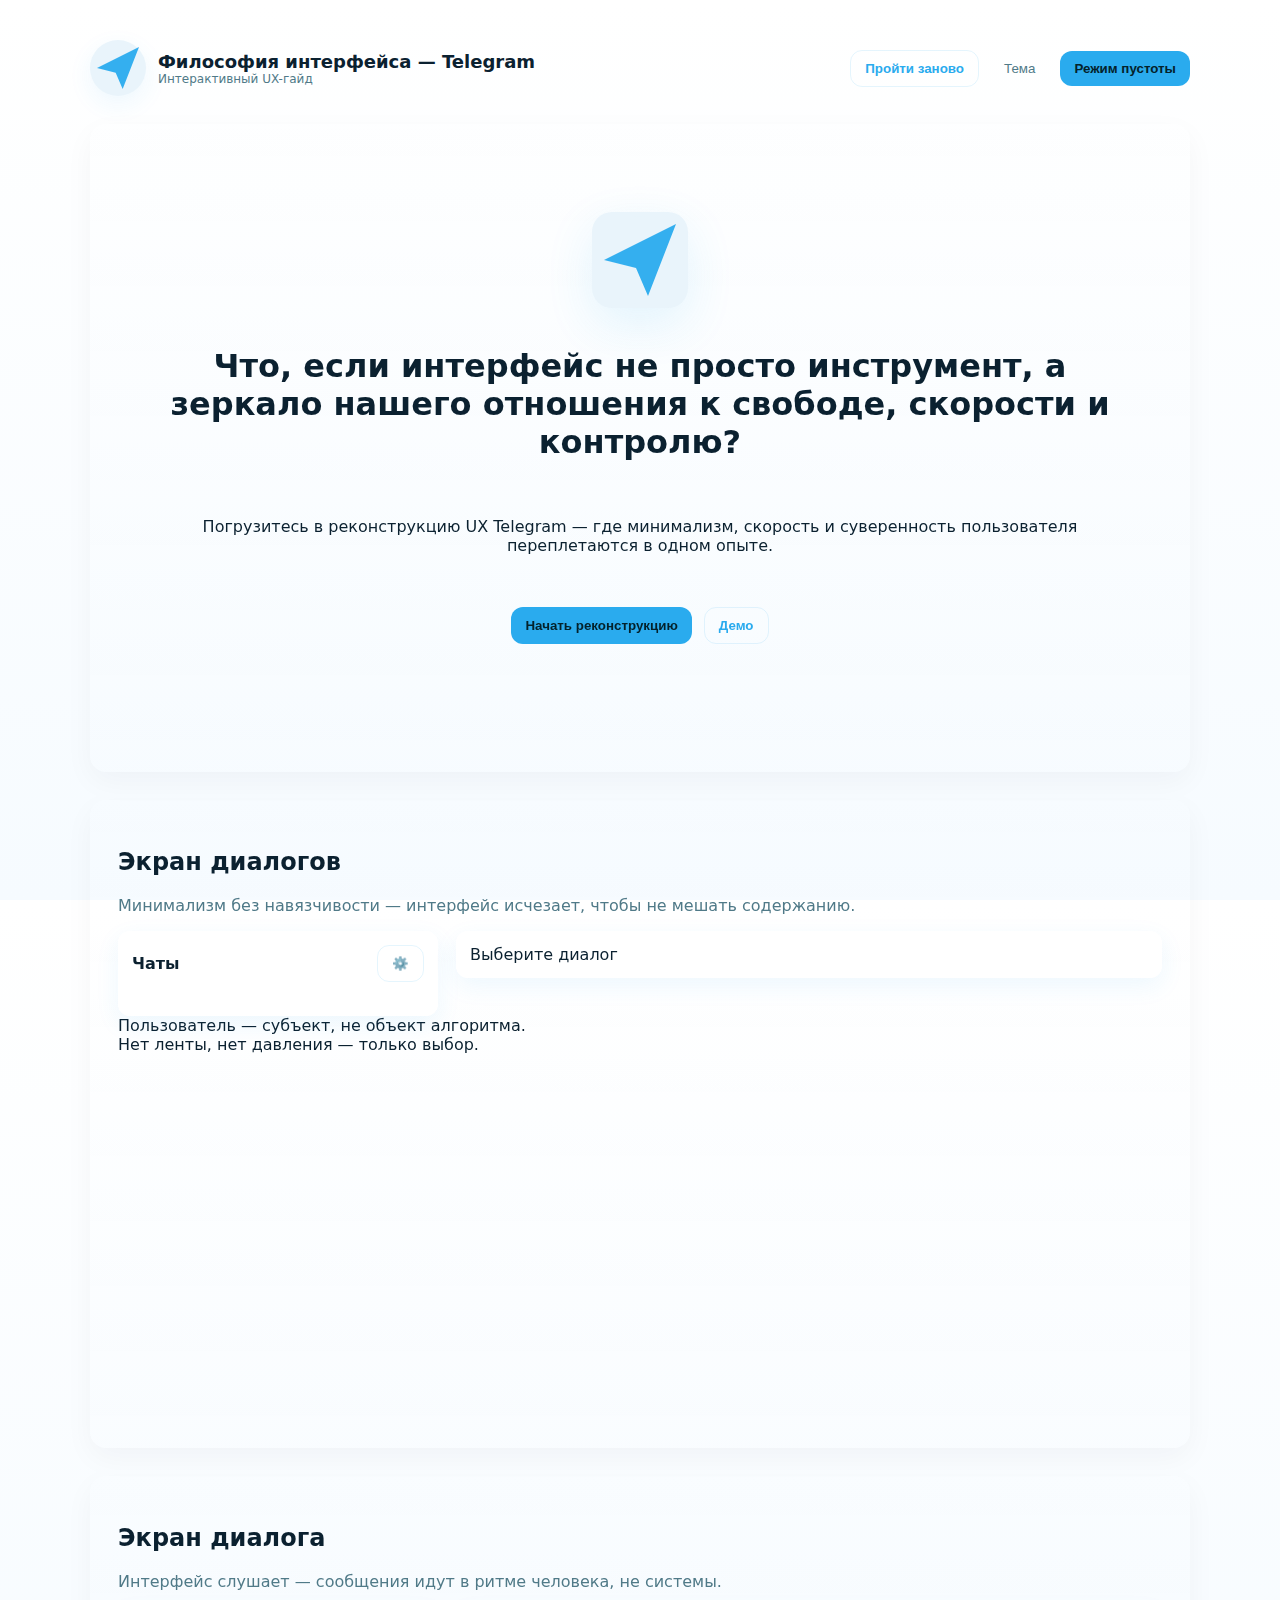
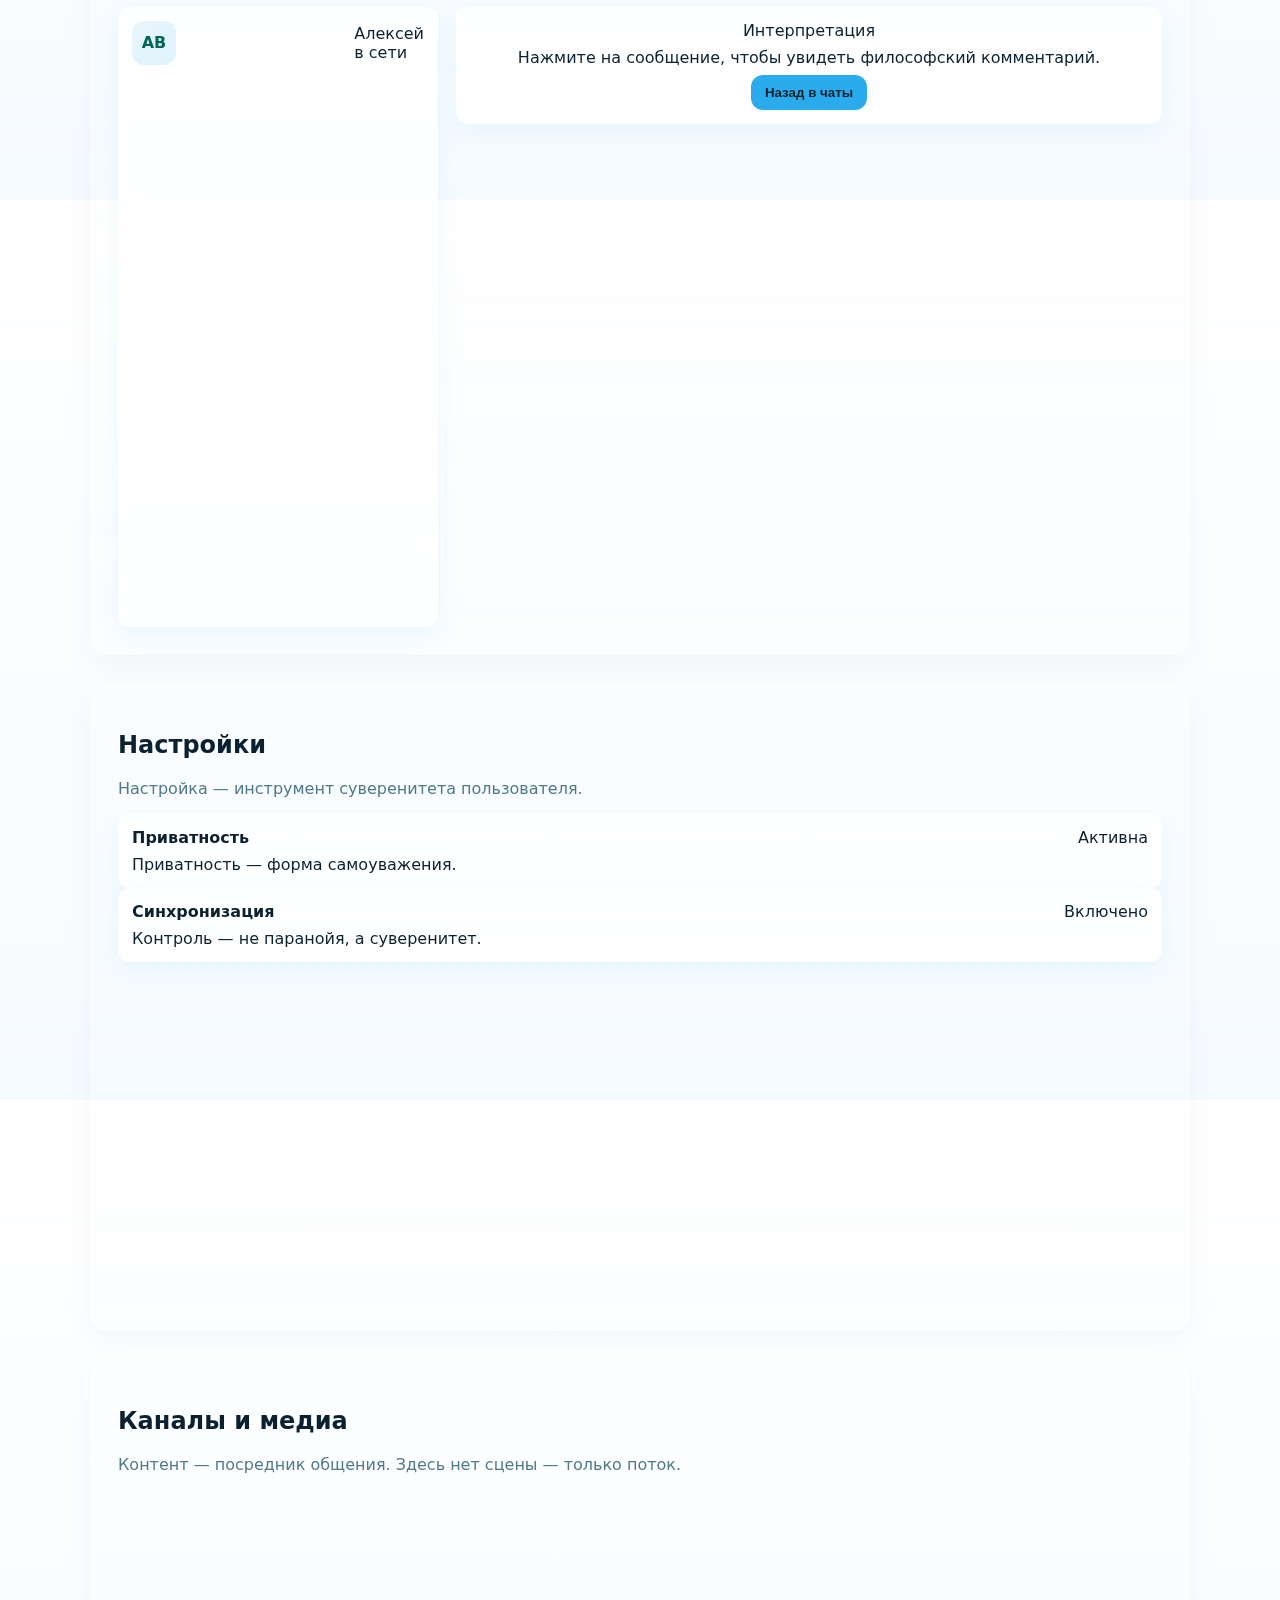
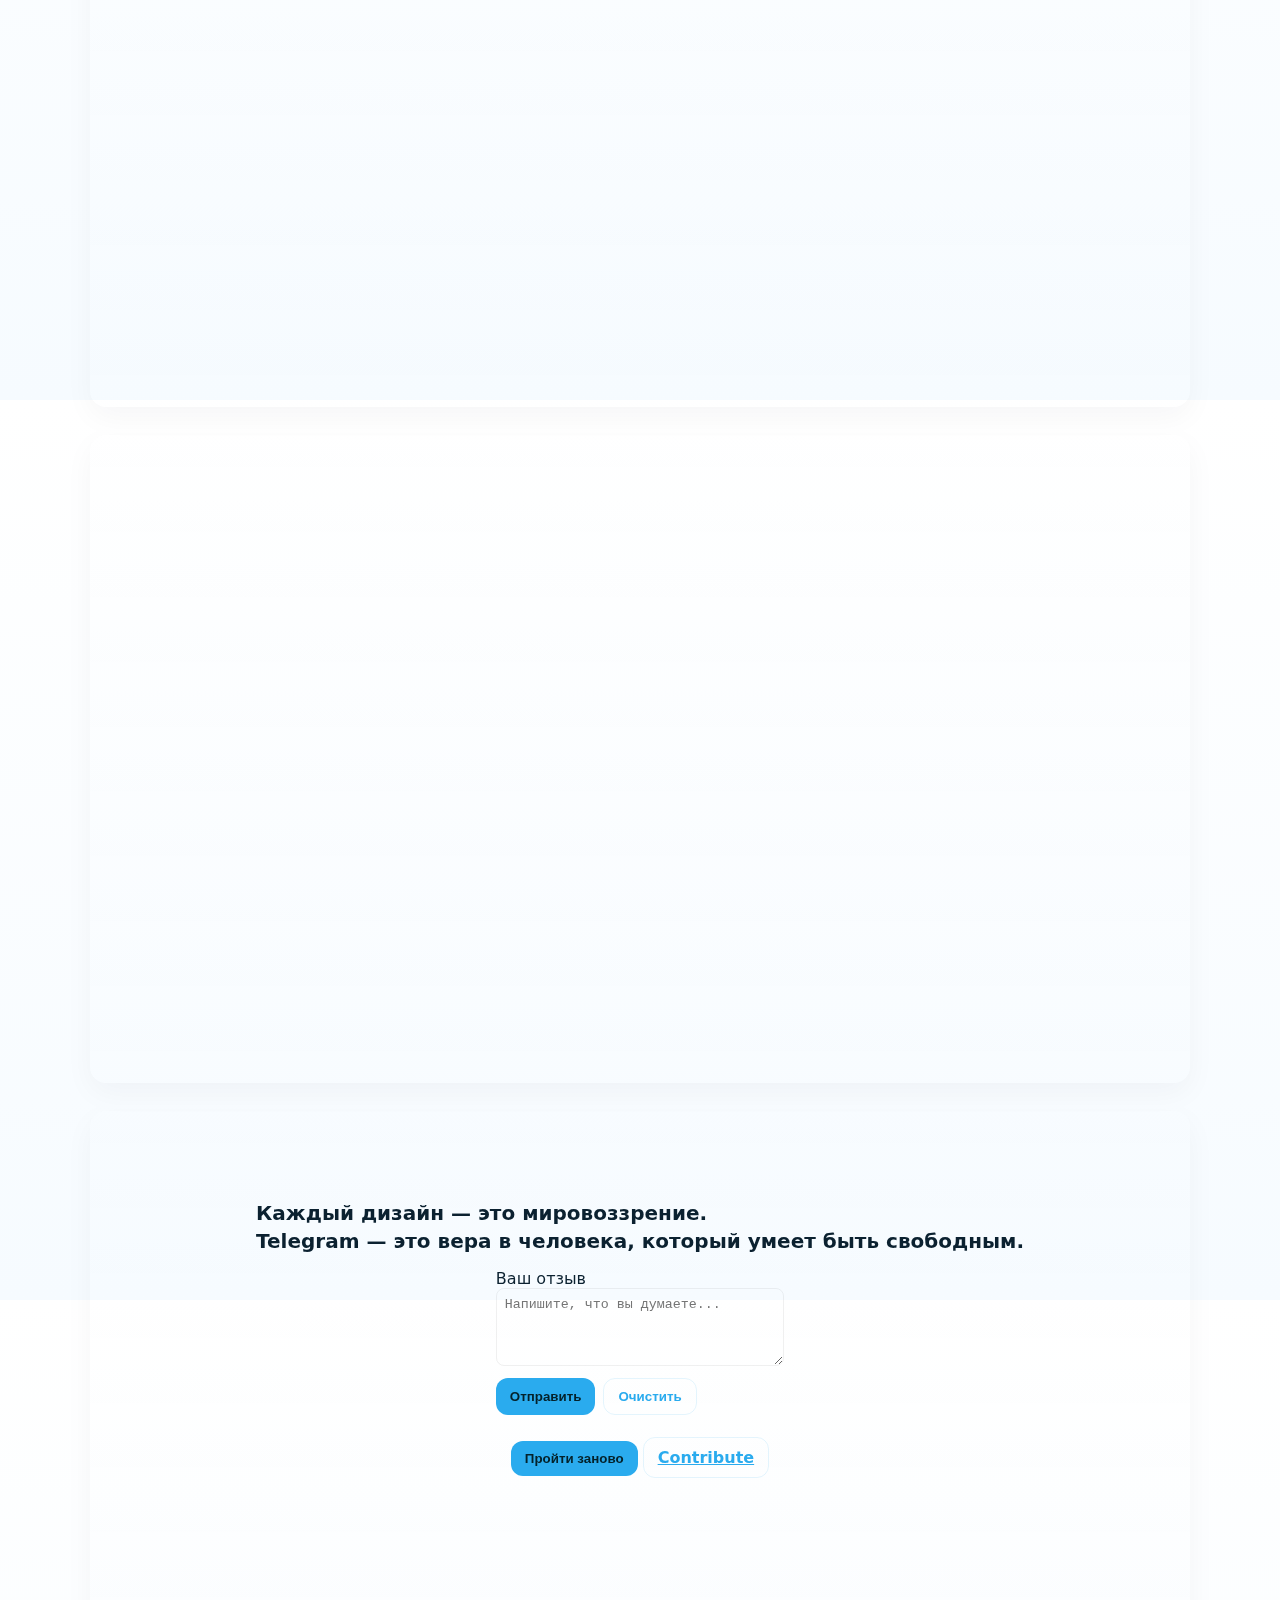
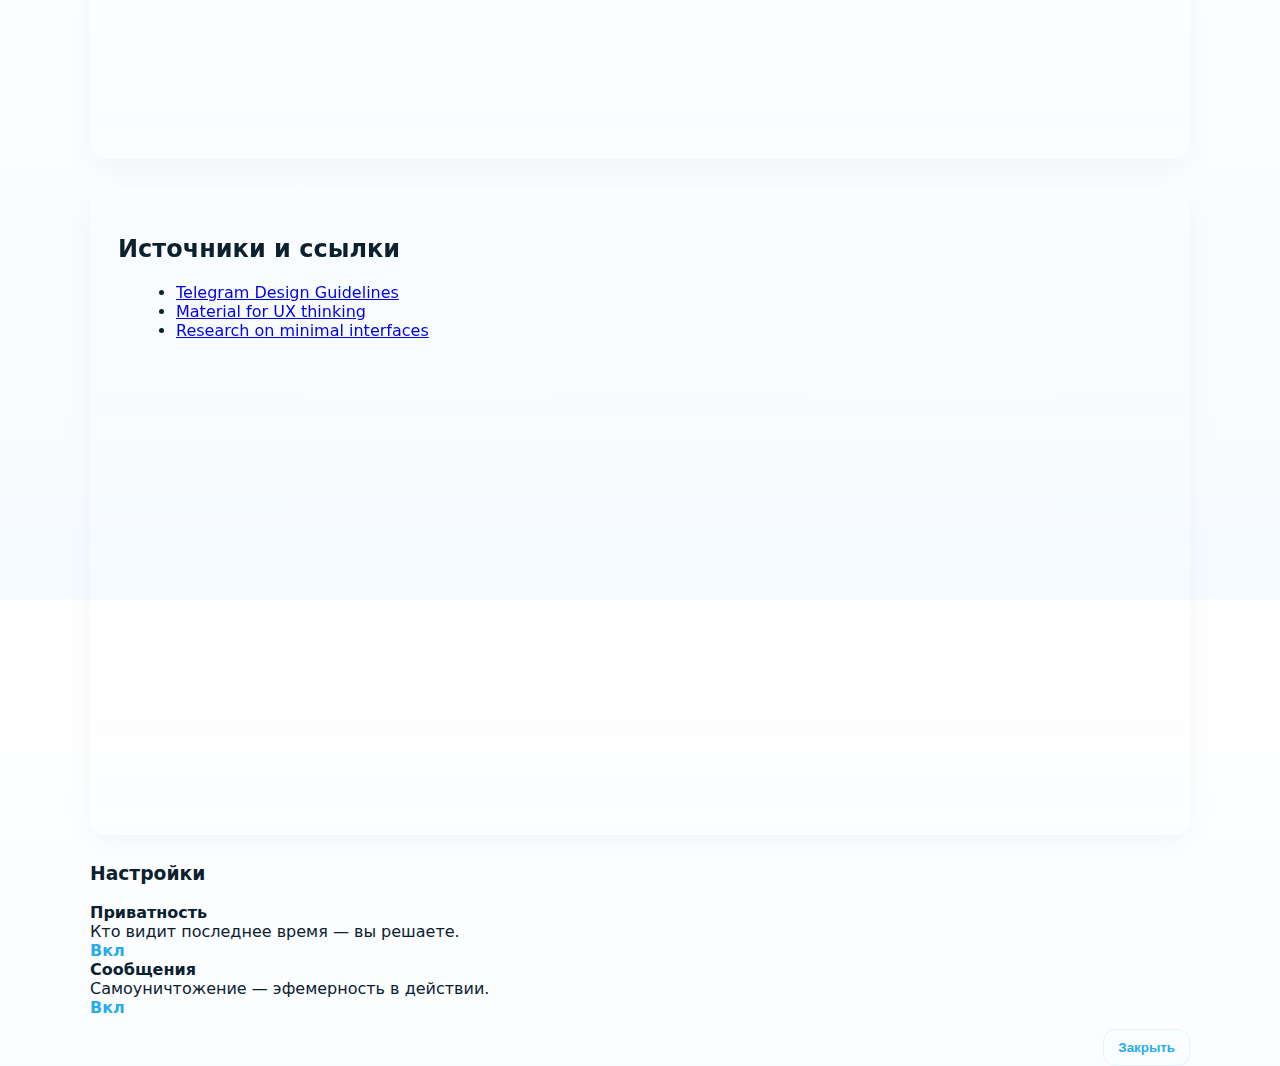
<file: index_Version3.html>
<!doctype html>
<html lang="ru" data-theme="">
<head>
  <meta charset="utf-8" />
  <meta name="viewport" content="width=device-width,initial-scale=1" />
  <title>Философия интерфейса Telegram — Реконструкция UX</title>
  <link rel="stylesheet" href="/assets/style.css">
</head>
<body>
  <a class="skip-link" href="#main">Перейти к содержимому</a>
  <div class="wrap">
    <header>
      <div class="brand">
        <div class="logo" aria-hidden="true">
          <svg viewBox="0 0 24 24" fill="none" xmlns="http://www.w3.org/2000/svg" aria-hidden="true" focusable="false">
            <circle cx="12" cy="12" r="11" fill="#e9f4fb" />
            <path d="M3 12L21 3L14 21L11 14L3 12Z" fill="#2aabee" opacity="0.95"/>
          </svg>
        </div>
        <div>
          <div class="site-title">Философия интерфейса — Telegram</div>
          <div class="site-sub" id="siteSub">Интерактивный UX-гайд</div>
        </div>
      </div>

      <nav class="toolbar" aria-label="Основные действия">
        <button class="btn ghost" id="replayTop">Пройти заново</button>

        <button id="themeToggle" class="theme-toggle" aria-pressed="false" title="Переключить тему" aria-label="Переключить тему">
          <svg viewBox="0 0 24 24" fill="none" xmlns="http://www.w3.org/2000/svg" aria-hidden="true"><path id="themeIcon" d="M12 3a1 1 0 0 1 1 1v2a1 1 0 1 1-2 0V4a1 1 0 0 1 1-1zM12 18a6 6 0 1 1 0-12 6 6 0 0 1 0 12z" fill="currentColor"/></svg>
          <span id="themeLabel">Тема</span>
        </button>

        <div class="toc" id="toc" aria-label="Оглавление"></div>

        <button class="btn" id="zenBtn">Режим пустоты</button>
      </nav>
    </header>

    <div id="progressWrap" aria-hidden="true"><div id="progressBar"></div></div>

    <main id="main" role="main">
      <!-- 1. Intro Scene -->
      <section id="intro" class="scene">
        <div class="intro">
          <div class="logo big" aria-hidden="true">
            <svg viewBox="0 0 24 24" fill="none" xmlns="http://www.w3.org/2000/svg" aria-hidden="true" focusable="false">
              <circle cx="12" cy="12" r="11" fill="#e9f4fb" />
              <path d="M3 12L21 3L14 21L11 14L3 12Z" fill="#2aabee" opacity="0.95"/>
            </svg>
          </div>
          <h1>Что, если интерфейс не просто инструмент, а зеркало нашего отношения к свободе, скорости и контролю?</h1>
          <p>Погрузитесь в реконструкцию UX Telegram — где минимализм, скорость и суверенность пользователя переплетаются в одном опыте.</p>
          <div class="controls">
            <button class="btn" data-next="#chats">Начать реконструкцию</button>
            <button class="btn ghost" id="autoplayToggle" aria-pressed="false">Демо</button>
          </div>
        </div>
      </section>

      <!-- 2. Chats View -->
      <section id="chats" class="scene">
        <h2>Экран диалогов</h2>
        <p class="lead">Минимализм без навязчивости — интерфейс исчезает, чтобы не мешать содержанию.</p>
        <div class="mock">
          <aside class="panel" aria-label="Список чатов">
            <div class="panel-header">
              <strong>Чаты</strong>
              <div>
                <button class="btn ghost" id="openSettings" aria-haspopup="dialog">⚙️</button>
              </div>
            </div>
            <div class="chat-list" id="chatList" role="list"></div>
          </aside>

          <div class="panel placeholder" id="chatsRight">Выберите диалог</div>
        </div>
        <div class="scene-notes">
          <div>Пользователь — субъект, не объект алгоритма.</div>
          <div>Нет ленты, нет давления — только выбор.</div>
        </div>
      </section>

      <!-- 3. Chat View -->
      <section id="chat" class="scene">
        <h2>Экран диалога</h2>
        <p class="lead">Интерфейс слушает — сообщения идут в ритме человека, не системы.</p>
        <div class="mock">
          <div class="panel chat-panel">
            <div class="panel-header contact">
              <div class="avatar">AB</div>
              <div>
                <div class="contact-name">Алексей</div>
                <div class="contact-status">в сети</div>
              </div>
            </div>
            <div class="messages" id="messages" aria-live="polite" aria-atomic="false"></div>
          </div>

          <aside class="panel interpretation">
            <div class="interpret-title">Интерпретация</div>
            <div class="interpret-body">Нажмите на сообщение, чтобы увидеть философский комментарий.</div>
            <div class="interpret-actions">
              <button class="btn" id="backToChats">Назад в чаты</button>
            </div>
          </aside>
        </div>
      </section>

      <!-- 4. Settings -->
      <section id="settingsScene" class="scene">
        <h2>Настройки</h2>
        <p class="lead">Настройка — инструмент суверенитета пользователя.</p>
        <div class="panels">
          <div class="panel">
            <div class="panel-header">
              <div style="font-weight:700">Приватность</div>
              <div class="muted">Активна</div>
            </div>
            <div class="muted">Приватность — форма самоуважения.</div>
          </div>
          <div class="panel">
            <div class="panel-header">
              <div style="font-weight:700">Синхронизация</div>
              <div class="muted">Включено</div>
            </div>
            <div class="muted">Контроль — не паранойя, а суверенитет.</div>
          </div>
        </div>
      </section>

      <!-- 5. Channels / Media -->
      <section id="channels" class="scene">
        <h2>Каналы и медиа</h2>
        <p class="lead">Контент — посредник общения. Здесь нет сцены — только поток.</p>
        <div class="channel-grid" id="channelGrid"></div>
      </section>

      <!-- 6. Zen Mode -->
      <section id="zenMode" class="scene">
        <div class="zen" id="zenBox" aria-hidden="true">
          <div>
            <h2>Когда исчезает интерфейс — остаётся только общение.</h2>
            <p>Идеальный UX — тот, которого не видно.</p>
            <div style="margin-top:12px">
              <button class="btn ghost" id="exitZen">Вернуть интерфейс</button>
            </div>
          </div>
        </div>
      </section>

      <!-- 7. Reflection + feedback -->
      <section id="reflect" class="scene">
        <div class="reflection">
          <blockquote>Каждый дизайн — это мировоззрение.<br>Telegram — это вера в человека, который умеет быть свободным.</blockquote>
          <form id="feedbackForm" class="feedback" aria-label="Обратная связь">
            <label>Ваш отзыв <textarea id="feedbackText" rows="4" placeholder="Напишите, что вы думаете..."></textarea></label>
            <div class="feedback-actions">
              <button class="btn" type="submit">Отправить</button>
              <button class="btn ghost" type="button" id="clearFeedback">Очистить</button>
            </div>
            <div id="feedbackNotice" class="muted" aria-live="polite" style="margin-top:8px"></div>
          </form>
          <div class="reflection-actions">
            <button class="btn" id="repeat">Пройти заново</button>
            <a class="btn ghost" id="contribute" href="https://github.com/wequbles/presentation/issues/new" target="_blank" rel="noopener">Contribute</a>
          </div>
        </div>
      </section>

      <!-- Sources -->
      <section id="sources" class="scene">
        <h2>Источники и ссылки</h2>
        <ul class="sources-list">
          <li><a href="#">Telegram Design Guidelines</a></li>
          <li><a href="#">Material for UX thinking</a></li>
          <li><a href="#">Research on minimal interfaces</a></li>
        </ul>
      </section>

    </main>

    <div id="hint" class="hint" role="status" aria-hidden="true" data-placement="top"></div>

    <div id="modalBackdrop" class="modal-backdrop" aria-hidden="true">
      <div class="modal" role="dialog" aria-modal="true" aria-labelledby="settingsTitle" tabindex="-1">
        <h3 id="settingsTitle">Настройки</h3>
        <div class="setting">
          <div>
            <div style="font-weight:700">Приватность</div>
            <div class="muted">Кто видит последнее время — вы решаете.</div>
          </div>
          <div style="font-weight:600;color:var(--accent)">Вкл</div>
        </div>
        <div class="setting">
          <div>
            <div style="font-weight:700">Сообщения</div>
            <div class="muted">Самоуничтожение — эфемерность в действии.</div>
          </div>
          <div style="font-weight:600;color:var(--accent)">Вкл</div>
        </div>
        <div style="margin-top:12px;text-align:right">
          <button class="btn ghost" id="closeModal">Закрыть</button>
        </div>
      </div>
    </div>

  </div>

  <script src="/assets/script.js" defer></script>
</body>
</html>
</file>
<file: assets/style.css>
/* Extracted and improved styles with dark theme, skip-link, progress bar, focus and hover improvements */
:root{
  --bg: #ffffff;
  --page-gradient-top: var(--bg);
  --page-gradient-bottom: #f6fbff;
  --soft: #e9f4fb;
  --muted: #a8c8dc;
  --accent: #2aabee;
  --accent-strong: #0f86c2;
  --glass: rgba(255,255,255,0.7);
  --card-shadow: 0 8px 24px rgba(42,171,238,0.08);
  --radius: 16px;
  --maxw: 1100px;
  --font-sans: "Inter", Roboto, system-ui, -apple-system, "Segoe UI", "Helvetica Neue", Arial;
  --text: #0b2130;
  --muted-text: #507a88;
  --panel-bg: rgba(255,255,255,0.8);
  --panel-strong: #ffffff;
  --hint-bg: #ffffff;
  --hint-shadow: 0 8px 24px rgba(6,60,80,0.08);
  --focus-ring: rgba(42,171,238,0.18);
}
[data-theme="dark"]{
  --bg: #06161b;
  --page-gradient-top: #041218;
  --page-gradient-bottom: #071e26;
  --soft: rgba(20,56,66,0.7);
  --muted: #48869c;
  --accent: #3fc4ff;
  --accent-strong: #60bfff;
  --card-shadow: 0 8px 30px rgba(0,0,0,0.6);
  --radius: 12px;
  --text: #d7eef8;
  --muted-text: #9cc6d6;
  --panel-bg: rgba(6,22,28,0.6);
  --panel-strong: rgba(8,28,36,0.9);
  --hint-bg: #052027;
  --hint-shadow: 0 8px 24px rgba(0,0,0,0.6);
  --focus-ring: rgba(63,196,255,0.18);
}
*{box-sizing:border-box}
html,body{height:100%}
html{scroll-behavior:smooth}
body{margin:0;font-family:var(--font-sans);background:linear-gradient(180deg,var(--page-gradient-top) 0%,var(--page-gradient-bottom) 100%);color:var(--text);display:flex;justify-content:center;padding:40px 12px}
.wrap{width:100%;max-width:var(--maxw)}
header{display:flex;align-items:center;gap:16px;margin-bottom:18px}
.brand{display:flex;align-items:center;gap:12px}
.logo{width:56px;height:56px;border-radius:50%;background:var(--soft);display:flex;align-items:center;justify-content:center;box-shadow:var(--card-shadow)}
.logo.big{width:96px;height:96px;border-radius:20px;box-shadow:0 16px 48px rgba(42,171,238,0.12)}
.site-title{font-weight:600;font-size:18px;color:var(--text)}
.site-sub{font-size:12px;color:var(--muted-text)}
.toolbar{margin-left:auto;display:flex;gap:8px;align-items:center}
.theme-toggle{display:inline-flex;align-items:center;gap:8px;padding:8px;border-radius:10px;background:transparent;border:1px solid rgba(255,255,255,0.04);color:var(--muted-text);cursor:pointer}
.btn{display:inline-flex;align-items:center;gap:8px;padding:10px 14px;border-radius:12px;background:var(--accent);color:#04222b;border:none;cursor:pointer;font-weight:600;transition:transform .12s ease,box-shadow .12s ease}
.btn.ghost{background:transparent;color:var(--accent);border:1px solid rgba(42,171,238,0.12)}
.btn.ghost[aria-pressed="true"]{background:rgba(42,171,238,0.08)}
.skip-link{position:absolute;left:-999px;top:auto;width:1px;height:1px;overflow:hidden}
.skip-link:focus{left:12px;top:12px;width:auto;height:auto;padding:8px 12px;border-radius:8px;background:var(--panel-strong);z-index:200}
main{display:block}
section.scene{min-height:72vh;margin:28px 0;padding:28px;border-radius:var(--radius);background:linear-gradient(180deg,rgba(255,255,255,0.06),rgba(233,244,251,0.02));box-shadow:0 10px 30px rgba(10,30,50,0.04);position:relative;overflow:hidden}
.lead{color:var(--muted-text);max-width:800px}
.intro{display:flex;flex-direction:column;align-items:center;justify-content:center;text-align:center;gap:18px;padding:60px 18px}
.controls{display:flex;gap:12px;justify-content:center;margin-top:18px}
.mock{display:grid;grid-template-columns:320px 1fr;gap:18px;align-items:start}
.panel{background:var(--panel-bg);border-radius:12px;padding:14px;box-shadow:var(--card-shadow);backdrop-filter:blur(4px);color:var(--text)}
.panel-header{display:flex;align-items:center;justify-content:space-between;margin-bottom:8px}
.chat-list{max-height:60vh;overflow:auto;padding:6px}
.chat-item{display:flex;gap:12px;align-items:center;padding:10px;border-radius:10px;cursor:pointer}
.chat-item:focus{outline:3px solid var(--focus-ring);outline-offset:3px}
.chat-item:hover{background:linear-gradient(90deg,rgba(42,171,238,0.06),rgba(42,171,238,0.03))}
.avatar{width:44px;height:44px;border-radius:12px;background:linear-gradient(135deg,var(--soft),#dff4ff);display:flex;align-items:center;justify-content:center;font-weight:700;color:#065}
.chat-meta{flex:1}
.chat-name{font-weight:600}
.chat-last{font-size:13px;color:var(--muted-text)}
.hint{position:fixed;background:var(--hint-bg);border-radius:10px;padding:8px 12px;box-shadow:var(--hint-shadow);font-size:13px;color:var(--text);pointer-events:none;opacity:0;transform:translateY(6px);transition:opacity .18s ease,transform .18s ease;z-index:90;max-width:300px;white-space:normal;line-height:1.3}
.hint::after{content:'';position:absolute;width:0;height:0;border-style:solid;pointer-events:none}
.messages{display:flex;flex-direction:column;gap:12px;height:60vh;overflow:auto;padding:16px}
.msg{max-width:70%;padding:10px 14px;border-radius:12px;box-shadow:0 6px 18px rgba(0,0,0,0.03);cursor:pointer}
.msg.me{align-self:flex-end;background:linear-gradient(180deg,#e8f9ff,#dff5fb)}
.msg.them{align-self:flex-start;background:var(--panel-strong)}
.msg.small{font-size:13px}
.interpretation{display:flex;flex-direction:column;align-items:center;justify-content:center;gap:8px}
.channel-grid{display:grid;grid-template-columns:repeat(auto-fit,minmax(220px,1fr));gap:12px;margin-top:12px}
.post{background:var(--panel-strong);border-radius:12px;padding:12px;box-shadow:var(--card-shadow);display:flex;flex-direction:column;gap:8px;transition:transform .12s ease,box-shadow .12s ease}
.post:hover{transform:translateY(-6px);box-shadow:0 18px 40px rgba(0,0,0,0.08)}
.post img{width:100%;height:110px;object-fit:cover;border-radius:8px}
.post .meta{font-size:13px;color:var(--muted-text)}
.zen{display:none;align-items:center;justify-content:center;min-height:60vh;text-align:center}
.zen.visible{display:flex}
.reflection{display:flex;flex-direction:column;align-items:center;justify-content:center;gap:14px;padding:60px 12px}
.reflection blockquote{font-size:20px;line-height:1.4;margin:0;color:var(--text);font-weight:600}
.feedback textarea{width:100%;padding:8px;border-radius:8px;border:1px solid rgba(0,0,0,0.06);background:transparent;color:var(--text)}
.feedback .feedback-actions{display:flex;gap:8px;margin-top:8px}
.sources-list{list-style:disc;margin-left:18px}
.progress-wrap{position:fixed;left:0;right:0;top:0;height:6px;z-index:120}
#progressWrap{position:fixed;left:0;right:0;top:0;height:4px;background:transparent;pointer-events:none}
#progressBar{height:4px;background:linear-gradient(90deg,var(--accent-strong),var(--accent));width:0;transition:width .15s linear}
.toc{display:flex;gap:8px;align-items:center}
.toc button{background:transparent;border:none;color:var(--muted-text);cursor:pointer;padding:6px;border-radius:8px}
.toc button[aria-current='true']{color:var(--accent);font-weight:700}
@media (max-width:880px){.mock{grid-template-columns:1fr}.logo{width:48px;height:48px}.intro p{font-size:16px}}
@media (max-width:600px){body{padding:20px 8px}.scene{min-height:auto;padding:20px 12px;margin:16px 0}.intro{padding:40px 12px;gap:12px}.intro h1{font-size:18px}.intro p{font-size:14px}.mock{gap:12px}.panel{padding:12px}.chat-list{max-height:40vh}.messages{height:40vh}.toolbar{gap:6px}.channel-grid{grid-template-columns:1fr;gap:8px}.reflection{padding:40px 12px}.reflection blockquote{font-size:18px}.zen{min-height:50vh}.zen h2{font-size:18px}.zen p{font-size:14px}}
/* accessibility: show focus outlines when keyboard nav is used */
.show-focus :focus{outline:3px solid var(--focus-ring);outline-offset:3px;border-radius:6px}
</file>
